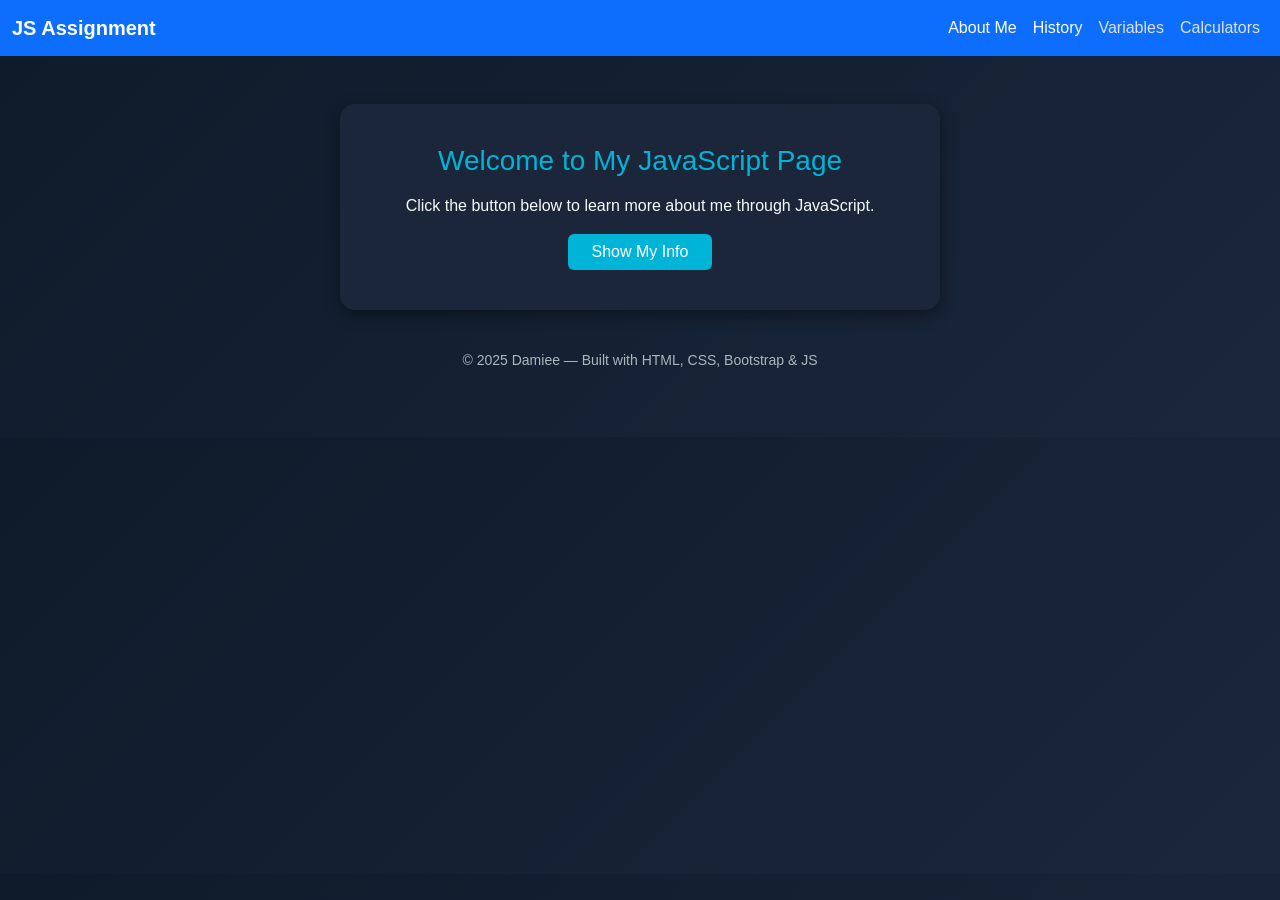
<file: index.html>
<!doctype html>
<html lang="en">

<head>
    <meta charset="utf-8">
    <meta name="viewport" content="width=device-width, initial-scale=1">
    <title>JavaScript About Me</title>
    <link href="https://cdn.jsdelivr.net/npm/bootstrap@5.3.8/dist/css/bootstrap.min.css" rel="stylesheet">
    <link rel="stylesheet" href="styles.css">
</head>

<body>
    <nav class="navbar navbar-expand-lg navbar-dark">
        <div class="container-fluid">
            <a class="navbar-brand" href="#">JS Assignment</a>
            <button class="navbar-toggler" type="button" data-bs-toggle="collapse" data-bs-target="#navbarNav">
                <span class="navbar-toggler-icon"></span>
            </button>

            <div class="collapse navbar-collapse" id="navbarNav">
                <ul class="navbar-nav ms-auto">
                    <li class="nav-item"><a class="nav-link active" href="index.html">About Me</a></li>
                    <li class="nav-item"><a class="nav-link active" href="history.html">History</a></li>
                    <li class="nav-item"><a class="nav-link" href="variables.html">Variables</a></li>
                    <li class="nav-item"><a class="nav-link" href="cals.html">Calculators</a></li>
                </ul>
            </div>
        </div>
    </nav>

    <div class="container mt-5">
        <div class="card mx-auto p-4" style="max-width: 600px;">
            <div class="card-body text-center">
                <h3 class="mb-3">Welcome to My JavaScript Page</h3>
                <p class="text-light">Click the button below to learn more about me through JavaScript.</p>
                <button class="btn btn-primary px-4" onclick="showInfo()">Show My Info</button>
            </div>
        </div>
    </div>

    <footer>
        <p>© 2025 Damiee — Built with HTML, CSS, Bootstrap & JS</p>
    </footer>

    <script>
        function showInfo() {
            let userName = prompt("Hey there! What's your name?");
            console.log("Welcome, " + userName + "!");

            let my = {
                name: "Damiee",
                location: "Ibadan, Nigeria",
                hobbies: ["coding", "listening to music", "gaming"],
                height: "5.8ft",
                gender: "male",
                maritalStatus: "single",
                religion: "Christian",
            };

            alert(`Hey ${userName}!
My name is ${my.name}. I live in ${my.location}.
I'm a ${my.gender}, ${my.height} tall, and currently ${my.maritalStatus}.
My hobbies are ${my.hobbies.join(", ")}.
I’m a ${my.religion}.`);
        }
    </script>


    <script src="https://cdn.jsdelivr.net/npm/bootstrap@5.3.8/dist/js/bootstrap.bundle.min.js"></script>
</body>

</html>
</file>
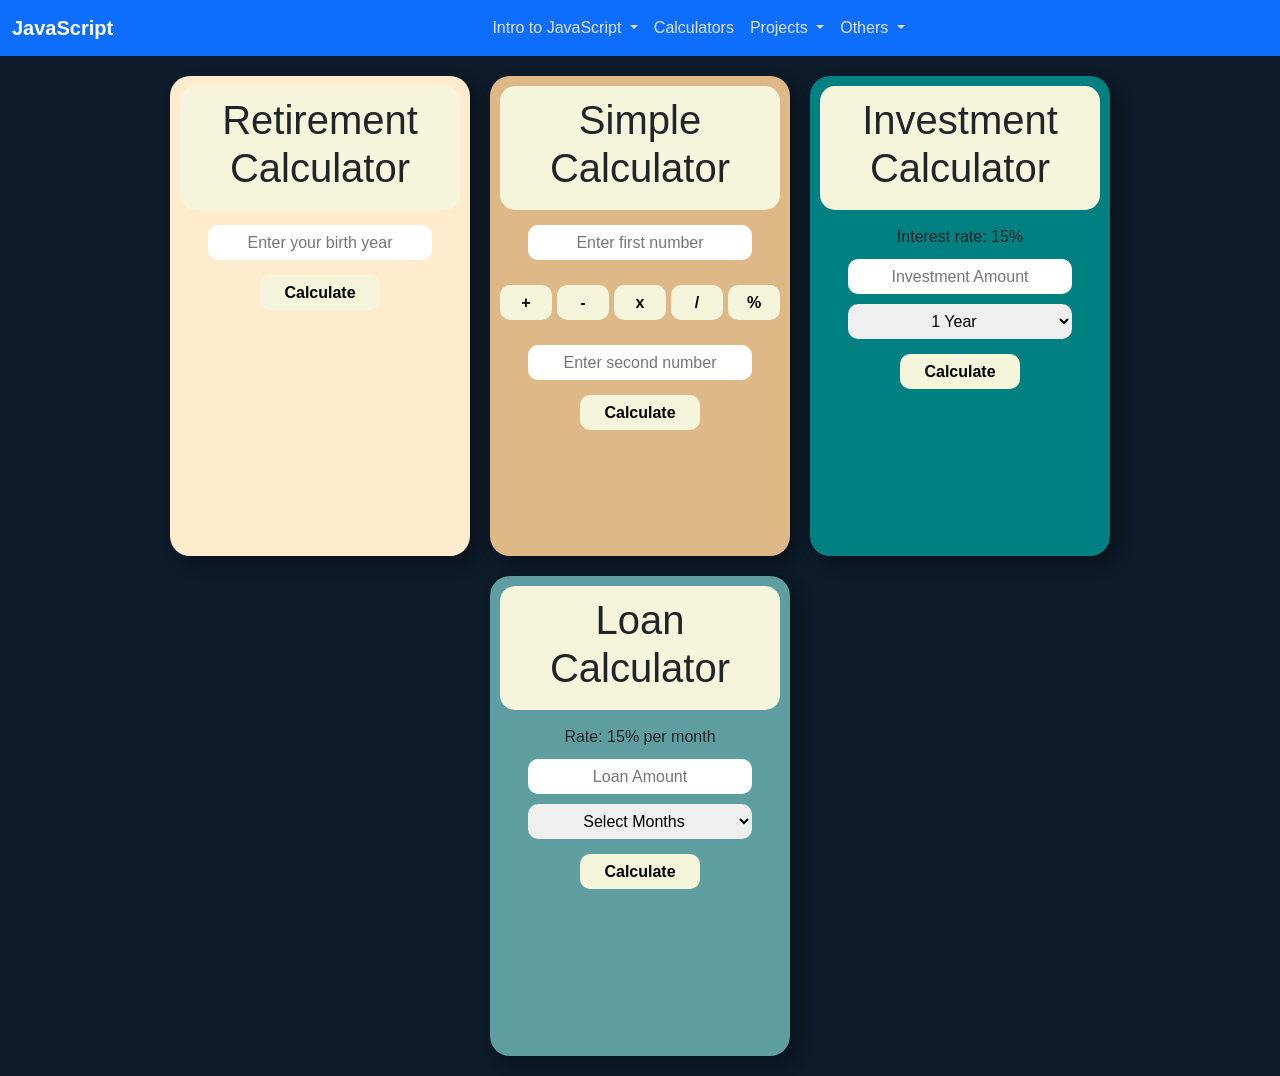
<file: cals.html>
<!DOCTYPE html>
<html lang="en">

<head>
    <meta charset="UTF-8">
    <meta name="viewport" content="width=device-width, initial-scale=1.0">
    <link href="https://cdn.jsdelivr.net/npm/bootstrap@5.3.8/dist/css/bootstrap.min.css" rel="stylesheet">

    <title>Calculators</title>
    <style>
        body {
            margin: 0;
            padding: 0;
            background-color: #0d1b2a;
            font-family: Arial, sans-serif;
        }

        .container {
            display: flex;
            justify-content: center;
            align-items: flex-start;
            flex-wrap: wrap;
            padding: 20px;
            gap: 20px;
        }

        .navbar {
            background-color: #0d6efd !important;
        }

        .navbar-brand {
            font-weight: bold;
            color: white !important;
        }

        .nav-link {
            color: #e0e0e0 !important;
            transition: all 0.3s;
        }

        .nav-link:hover {
            color: #00ffff !important;
            transform: scale(1.05);
        }


        .container .box-1,
        .container .box-2,
        .container .box-3,
        .container .box-4 {
            width: 300px;
            min-height: 480px;
            border-radius: 20px;
            box-shadow: 8px 8px 15px rgba(0, 0, 0, 0.3);
            padding: 10px;
        }

        .box-1 {
            background-color: blanchedalmond;
        }

        .box-2 {
            background-color: burlywood;
        }

        .box-3 {
            background-color: teal;
        }

        .box-4 {
            background-color: cadetblue;
        }

        .title {
            background-color: beige;
            text-align: center;
            padding: 10px;
            border-radius: 15px;
            margin-bottom: 15px;
        }

        input,
        select {
            display: block;
            width: 80%;
            margin: 10px auto;
            height: 35px;
            border-radius: 10px;
            border: none;
            text-align: center;
        }

        button {
            display: block;
            margin: 15px auto;
            background-color: beige;
            color: black;
            height: 35px;
            width: 120px;
            border-radius: 10px;
            border: none;
            font-weight: bold;
            cursor: pointer;
        }

        .bg_p {
            border-radius: 10px;
            width: 80%;
            height: auto;
            margin: auto;
            padding: 10px;
            text-align: center;
            color: white;
        }

        p {
            margin: 0;
        }

        .ops {
            display: flex;
            gap: 5px;
        }
    </style>
</head>

<body>

      <nav class="navbar navbar-expand-lg navbar-dark">
        <div class="container-fluid">

            <a class="navbar-brand" href="index.html">JavaScript</a>

            <button class="navbar-toggler" type="button" data-bs-toggle="offcanvas" data-bs-target="#offcanvasNavbar">
                <span class="navbar-toggler-icon"></span>
            </button>

            <div class="offcanvas offcanvas-end text-bg-dark" id="offcanvasNavbar" tabindex="-1">
                <div class="offcanvas-header">
                    <h5 class="offcanvas-title">JavaScript Menu</h5>
                    <button type="button" class="btn-close btn-close-white" data-bs-dismiss="offcanvas"></button>
                </div>

                <div class="offcanvas-body">
                    <ul class="navbar-nav mx-auto">

                        <li class="nav-item dropdown">
                            <a class="nav-link dropdown-toggle" href="#" data-bs-toggle="dropdown">
                                Intro to JavaScript
                            </a>
                            <ul class="dropdown-menu dropdown-menu-dark">
                                <li><a class="dropdown-item" href="index.html">About Me</a></li>
                                <li><a class="dropdown-item" href="history.html">History</a></li>
                                <li><a class="dropdown-item" href="variables.html">Variables</a></li>
                            </ul>
                        </li>

                        <li class="nav-item">
                            <a class="nav-link" href="cals.html">Calculators</a>
                        </li>

                        <li class="nav-item dropdown">
                            <a class="nav-link dropdown-toggle" href="#" data-bs-toggle="dropdown">
                                Projects
                            </a>
                            <ul class="dropdown-menu dropdown-menu-dark">
                                <li><a class="dropdown-item" href="uberA.html">Uber App</a></li>
                                <li><a class="dropdown-item" href="hotelB.html">Hotel App</a></li>
                                <li><a class="dropdown-item" href="todo.html">Todo App</a></li>
                            </ul>
                        </li>

                        <li class="nav-item dropdown">
                            <a class="nav-link dropdown-toggle" href="#" data-bs-toggle="dropdown">
                                Others
                            </a>
                            <ul class="dropdown-menu dropdown-menu-dark">
                                <li><a class="dropdown-item" href="formVal.html">Form Validation</a></li>
                                <li><a class="dropdown-item" href="gmng.html">Guess My Number Game</a></li>
                                <li><a class="dropdown-item" href="gubtod.html">Greet User By Time of Day</a></li>
                            </ul>
                        </li>

                    </ul>
                </div>
            </div>

        </div>
    </nav>


    <div class="container">
        <div class="box-1">
            <div class="title">
                <h1>Retirement Calculator</h1>
            </div>
            <input id="birthYearInput" placeholder="Enter your birth year">
            <button onclick="calculateRetirement()">Calculate</button>
            <div class="bg_p">
                <p id="retirementResult"></p>
            </div>
        </div>

        <div class="box-2">
            <div class="title">
                <h1>Simple Calculator</h1>
            </div>
            <input id="num1" placeholder="Enter first number">
            <div class="ops">
                <button class="operator-btn">+</button>
                <button class="operator-btn">-</button>
                <button class="operator-btn">x</button>
                <button class="operator-btn">/</button>
                <button class="operator-btn">%</button>
            </div>
            <input id="num2" placeholder="Enter second number">
            <button onclick="calculate()">Calculate</button>
            <div class="bg_p">
                <p id="result"></p>
            </div>
        </div>


        <div class="box-3">
            <div class="title">
                <h1>Investment Calculator</h1>
            </div>
            <p style="text-align:center;">Interest rate: 15%</p>
            <input type="" id="investAmount" placeholder="Investment Amount">
            <select id="investYears">
                <option value="1">1 Year</option>
                <option value="2">2 Years</option>
                <option value="3">3 Years</option>
                <option value="4">4 Years</option>
                <option value="5">5 Years</option>
                <option value="6">6 Years</option>
                <option value="7">7 Years</option>
                <option value="8">8 Years</option>
                <option value="9">9 Years</option>
                <option value="10">10 Years</option>
            </select>
            <button onclick="calculateInvestment()">Calculate</button>
            <div class="bg_p">
                <p id="investResult"></p>
            </div>
        </div>

        <div class="box-4">
            <div class="title">
                <h1>Loan Calculator</h1>
            </div>
            <p style="text-align:center;">Rate: 15% per month</p>
            <input type="" id="loanAmount" placeholder="Loan Amount">
            <select id="loanMonths">
                <option value="">Select Months</option>
                <option value="1">1 month</option>
                <option value="2">2 months</option>
                <option value="3">3 months</option>
                <option value="4">4 months</option>
                <option value="5">5 months</option>
                <option value="6">6 months</option>
                <option value="7">7 months</option>
                <option value="8">8 months</option>
                <option value="9">9 months</option>
                <option value="10">10 months</option>
                <option value="11">11 months</option>
                <option value="12">12 months</option>
            </select>
            <button onclick="calculateLoan()">Calculate</button>
            <div class="bg_p">
                <p id="loanResult"></p>
            </div>
        </div>
    </div>

    <script src="https://cdn.jsdelivr.net/npm/bootstrap@5.3.8/dist/js/bootstrap.bundle.min.js"></script>

    <script>
        function calculateRetirement() {
            const retirementAge = 65;
            const birthYear = Number(document.getElementById("birthYearInput").value);
            const result = document.getElementById("retirementResult");
            const currentYear = new Date().getFullYear();

            if (!birthYear || birthYear <= 0 || birthYear > currentYear) {
                result.textContent = "Please enter a valid birth year.";
                result.style.color = "red";
                return;
            }

            const age = currentYear - birthYear;

            if (age > retirementAge) {
                const yearsPastRetirement = age - retirementAge;
                result.textContent = "You should have retired " + yearsPastRetirement + " year(s) ago.";
                result.style.color = "orange";
            } else if (age === retirementAge) {
                result.textContent = "You will retire this year!";
                result.style.color = "green";
            } else {
                const yearsLeftToRetirement = retirementAge - age;
                result.textContent = "You have " + yearsLeftToRetirement + " year(s) left before retirement.";
                result.style.color = "blue";
            }
        }


        let selectedOperator = "";

        let operators = document.querySelectorAll(".operator-btn");

        for (let i = 0; i < operators.length; i++) {
            operators[i].addEventListener("click", function () {
                selectedOperator = this.innerText;
            });
        }

        function calculate() {
            let num1 = Number(document.getElementById("num1").value);
            let num2 = Number(document.getElementById("num2").value);
            let result;

            if (selectedOperator === "+") {
                result = num1 + num2;
            }
            else if (selectedOperator === "-") {
                result = num1 - num2;
            }
            else if (selectedOperator === "x") {
                result = num1 * num2;
            }
            else if (selectedOperator === "/") {
                result = num2 !== 0 ? num1 / num2 : "Cannot divide by zero";
            }
            else if (selectedOperator === "%") {
                result = num1 % num2;
            }
            else {
                result = "Please select an operator";
            }

            document.getElementById("result").innerText = result;
        }


        function calculateInvestment() {
            let amount = Number(document.getElementById("investAmount").value);
            let years = Number(document.getElementById("investYears").value);
            let rate = 0.15;

            if (amount <= 0) {
                document.getElementById("investResult").innerText = "Enter a valid amount";
                return;
            }

            let finalAmount = amount;

            for (let i = 1; i <= years; i++) {
                finalAmount += finalAmount * rate;
            }

            let profit = finalAmount - amount;
            let totalMonths = years * 12;
            let monthlyReturn = finalAmount / totalMonths;

            document.getElementById("investResult").innerHTML =
                `You are investing ₦${amount.toFixed(2)} for ${years} year(s) (${totalMonths} months).<br>
        Total Return: ₦${finalAmount.toFixed(2)}<br>
        Profit: ₦${profit.toFixed(2)}<br>
        Monthly Return: ₦${monthlyReturn.toFixed(2)}`;
        }


        function calculateLoan() {
            const amount = Number(document.getElementById("loanAmount").value);
            const months = Number(document.getElementById("loanMonths").value);
            const monthlyRate = 0.15; 

            if (isNaN(amount) || amount <= 0) {
                document.getElementById("loanResult").textContent = "Enter a valid loan amount";
                return;
            }

            if (isNaN(months) || months <= 0) {
                document.getElementById("loanResult").textContent = "Select a valid number of months";
                return;
            }

            const monthlyInterest = amount * monthlyRate;
            const totalRepayment = amount + (monthlyInterest * months);
            const monthlyRepayment = totalRepayment / months;

            document.getElementById("loanResult").innerHTML =
                `You are borrowing ₦${amount.toLocaleString()} for ${months} month(s).<br>
         Total Repayment: ₦${totalRepayment.toLocaleString(undefined, { maximumFractionDigits: 2 })}<br>
         Monthly Repayment: ₦${monthlyRepayment.toLocaleString(undefined, { maximumFractionDigits: 2 })}`;
        }
    </script>
</body>

</html>
</file>
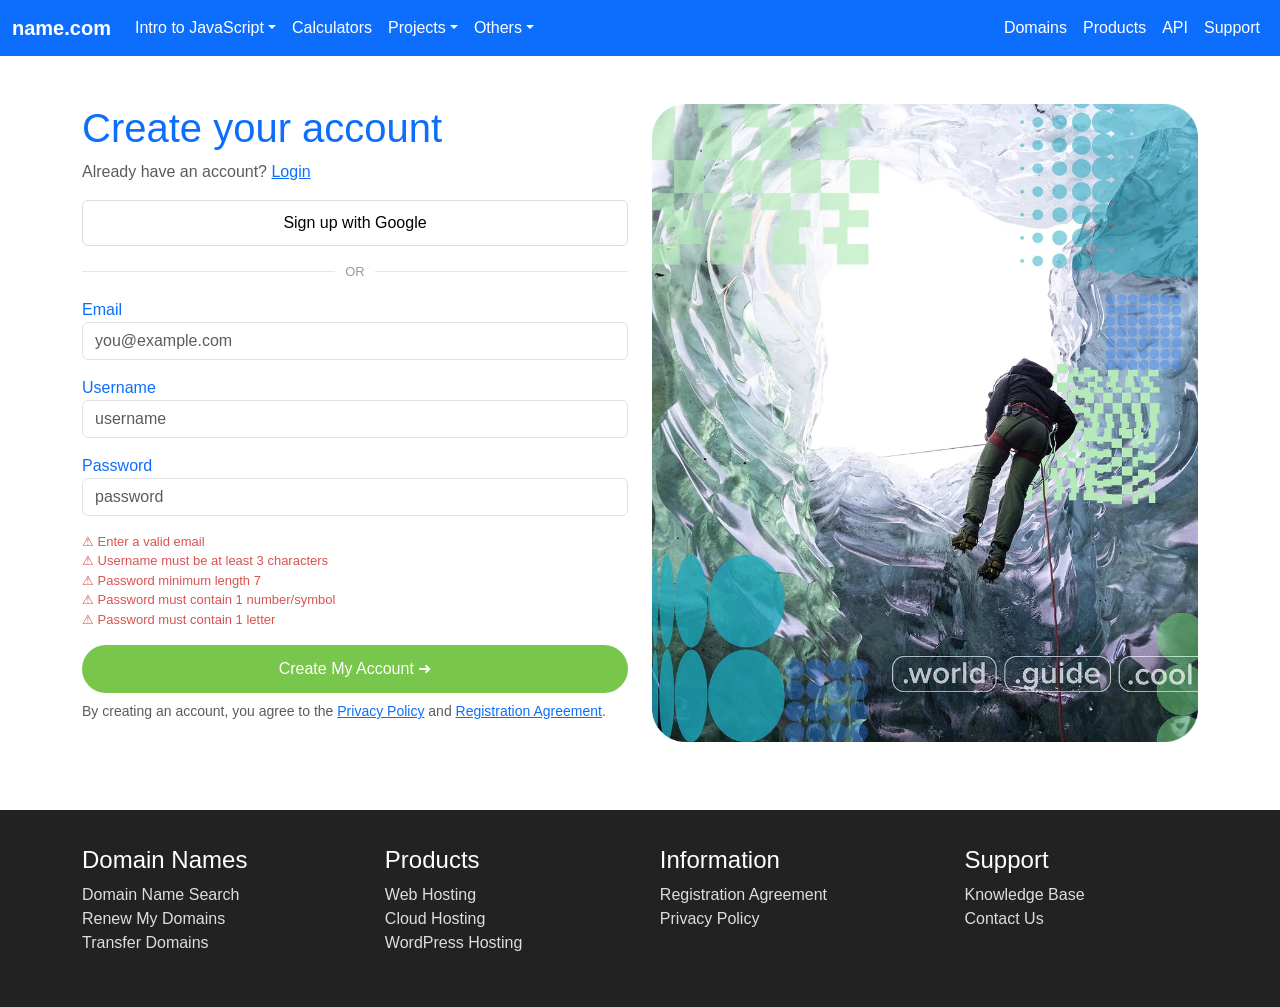
<file: formVal.html>
<!doctype html>
<html lang="en">

<head>
    <meta charset="utf-8">
    <meta name="viewport" content="width=device-width,initial-scale=1">
    <title>name.com</title>
    <link href="https://cdn.jsdelivr.net/npm/bootstrap@5.3.2/dist/css/bootstrap.min.css" rel="stylesheet">
    <style>
        body {
            font-family: Arial, Helvetica, sans-serif;
            color: #0d6efd;
        }

        .navbar .logo {
            font-weight: 700;
            font-size: 20px;
        }

        .google-btn {
            display: inline-flex;
            align-items: center;
            border: 1px solid #ddd;
            padding: 10px 14px;
            border-radius: 6px;
            background: #fff;
            cursor: pointer;
            width: 100%;
            justify-content: center;
        }

        .divider {
            display: flex;
            align-items: center;
            margin: 16px 0;
        }

        .divider div {
            flex: 1;
            height: 1px;
            background: #e6e6e6;
        }

        .divider span {
            padding: 0 10px;
            color: #999;
            font-size: 13px;
        }

        .help span {
            display: block;
            font-size: 13px;
            color: #d9534f;
        }

        .create {
            background: #78c64b;
            border: none;
            color: #fff;
            border-radius: 24px;
            padding: 12px 18px;
            width: 100%;
            cursor: pointer;
        }

        aside img {
            width: 100%;
            border-radius: 16px;
        }

        footer {
            background: #222;
            color: #ddd;
            padding: 36px 20px;
        }

        footer a {
            color: #ddd;
        }
    </style>
</head>

<body>
    <nav class="navbar navbar-expand-lg" style="background-color: #0d6efd;">
        <div class="container-fluid">
            <a class="navbar-brand logo" href="index.html" style="color: white;">name.com</a>
            <button class="navbar-toggler" type="button" data-bs-toggle="collapse" data-bs-target="#navbarContent">
                <span class="navbar-toggler-icon"></span>
            </button>
            <div class="collapse navbar-collapse" id="navbarContent">
                <ul class="navbar-nav me-auto mb-2 mb-lg-0">
                    <li class="nav-item dropdown">
                        <a class="nav-link dropdown-toggle" href="#" data-bs-toggle="dropdown" style="color: white;">Intro to JavaScript</a>
                        <ul class="dropdown-menu dropdown-menu-dark">
                            <li><a class="dropdown-item" href="index.html">About Me</a></li>
                            <li><a class="dropdown-item" href="history.html">History</a></li>
                            <li><a class="dropdown-item" href="variables.html">Variables</a></li>
                        </ul>
                    </li>
                    <li class="nav-item">
                        <a class="nav-link" href="cals.html" style="color: white;">Calculators</a>
                    </li>
                    <li class="nav-item dropdown">
                        <a class="nav-link dropdown-toggle" href="#" data-bs-toggle="dropdown" style="color: white;">Projects</a>
                        <ul class="dropdown-menu dropdown-menu-dark">
                            <li><a class="dropdown-item" href="uberA.html">Uber App</a></li>
                            <li><a class="dropdown-item" href="hotelB.html">Hotel App</a></li>
                            <li><a class="dropdown-item" href="todo.html">Todo App</a></li>
                        </ul>
                    </li>
                    <li class="nav-item dropdown">
                        <a class="nav-link dropdown-toggle" href="#" data-bs-toggle="dropdown" style="color: white;">Others</a>
                        <ul class="dropdown-menu dropdown-menu-dark">
                            <li><a class="dropdown-item" href="formVal.html">Form Validation</a></li>
                            <li><a class="dropdown-item" href="gmng.html">Guess My Number Game</a></li>
                            <li><a class="dropdown-item" href="gubtod.html">Greet User By Time of Day</a></li>
                        </ul>
                    </li>
                </ul>
                <ul class="navbar-nav ms-auto mb-2 mb-lg-0">
                    <li class="nav-item"><a class="nav-link" href="#" style="color: white;">Domains</a></li>
                    <li class="nav-item"><a class="nav-link" href="#" style="color: white;">Products</a></li>
                    <li class="nav-item"><a class="nav-link" href="#" style="color: white;">API</a></li>
                    <li class="nav-item"><a class="nav-link" href="#" style="color: white;">Support</a></li>
                </ul>
            </div>
        </div>
    </nav>

    <main class="container my-5">
        <div class="row">
            <section class="col-lg-6 mb-4">
                <h1 >Create your account</h1>
                <p class="text-muted">Already have an account? <a href="#">Login</a></p>
                <div class="mb-3">
                    <button class="google-btn">Sign up with Google</button>
                    <div class="divider">
                        <div></div><span>OR</span>
                        <div></div>
                    </div>
                </div>
                <div class="mb-3">
                    <label>Email</label>
                    <input id="email" type="email" class="form-control" placeholder="you@example.com">
                </div>
                <div class="mb-3">
                    <label>Username</label>
                    <input id="username" type="text" class="form-control" placeholder="username">
                </div>
                <div class="mb-3">
                    <label>Password</label>
                    <input id="password" type="password" class="form-control" placeholder="password">
                </div>
                <div class="help mb-3">
                    <span id="ruleEmail">⚠ Enter a valid email</span>
                    <span id="ruleUsername">⚠ Username must be at least 3 characters</span>
                    <span id="ruleLength">⚠ Password minimum length 7</span>
                    <span id="ruleNumber">⚠ Password must contain 1 number/symbol</span>
                    <span id="ruleLetter">⚠ Password must contain 1 letter</span>
                </div>
                <button class="create mb-2">Create My Account ➜</button>
                <p class="small text-muted">By creating an account, you agree to the <a href="#">Privacy Policy</a> and
                    <a href="#">Registration Agreement</a>.
                </p>
            </section>
            <aside class="col-lg-6">
                <img src="assets/im.png" alt="hero image">
            </aside>
        </div>
    </main>

    <footer>
        <div class="container d-flex flex-wrap gap-4">
            <div class="flex-fill">
                <h4 class="text-white">Domain Names</h4>
                <ul class="list-unstyled">
                    <li>Domain Name Search</li>
                    <li>Renew My Domains</li>
                    <li>Transfer Domains</li>
                </ul>
            </div>
            <div class="flex-fill">
                <h4 class="text-white">Products</h4>
                <ul class="list-unstyled">
                    <li>Web Hosting</li>
                    <li>Cloud Hosting</li>
                    <li>WordPress Hosting</li>
                </ul>
            </div>
            <div class="flex-fill">
                <h4 class="text-white">Information</h4>
                <ul class="list-unstyled">
                    <li>Registration Agreement</li>
                    <li>Privacy Policy</li>
                </ul>
            </div>
            <div class="flex-fill">
                <h4 class="text-white">Support</h4>
                <ul class="list-unstyled">
                    <li>Knowledge Base</li>
                    <li>Contact Us</li>
                </ul>
            </div>
        </div>
    </footer>

    <script>
        let emailInput = document.getElementById("email");
        let usernameInput = document.getElementById("username");
        let passwordInput = document.getElementById("password");
        let ruleEmail = document.getElementById("ruleEmail");
        let ruleUsername = document.getElementById("ruleUsername");
        let ruleLength = document.getElementById("ruleLength");
        let ruleNumber = document.getElementById("ruleNumber");
        let ruleLetter = document.getElementById("ruleLetter");

        function validate() {
            ruleEmail.style.color = emailInput.value.includes("@") ? "green" : "red";
            ruleUsername.style.color = usernameInput.value.length >= 3 ? "green" : "red";
            ruleLength.style.color = passwordInput.value.length >= 7 ? "green" : "red";
            ruleNumber.style.color = /[^a-zA-Z]/.test(passwordInput.value) ? "green" : "red";
            ruleLetter.style.color = /[a-zA-Z]/.test(passwordInput.value) ? "green" : "red";
        }

        emailInput.addEventListener("input", validate);
        usernameInput.addEventListener("input", validate);
        passwordInput.addEventListener("input", validate);
    </script>
    <script src="https://cdn.jsdelivr.net/npm/bootstrap@5.3.2/dist/js/bootstrap.bundle.min.js"></script>
</body>

</html>
</file>
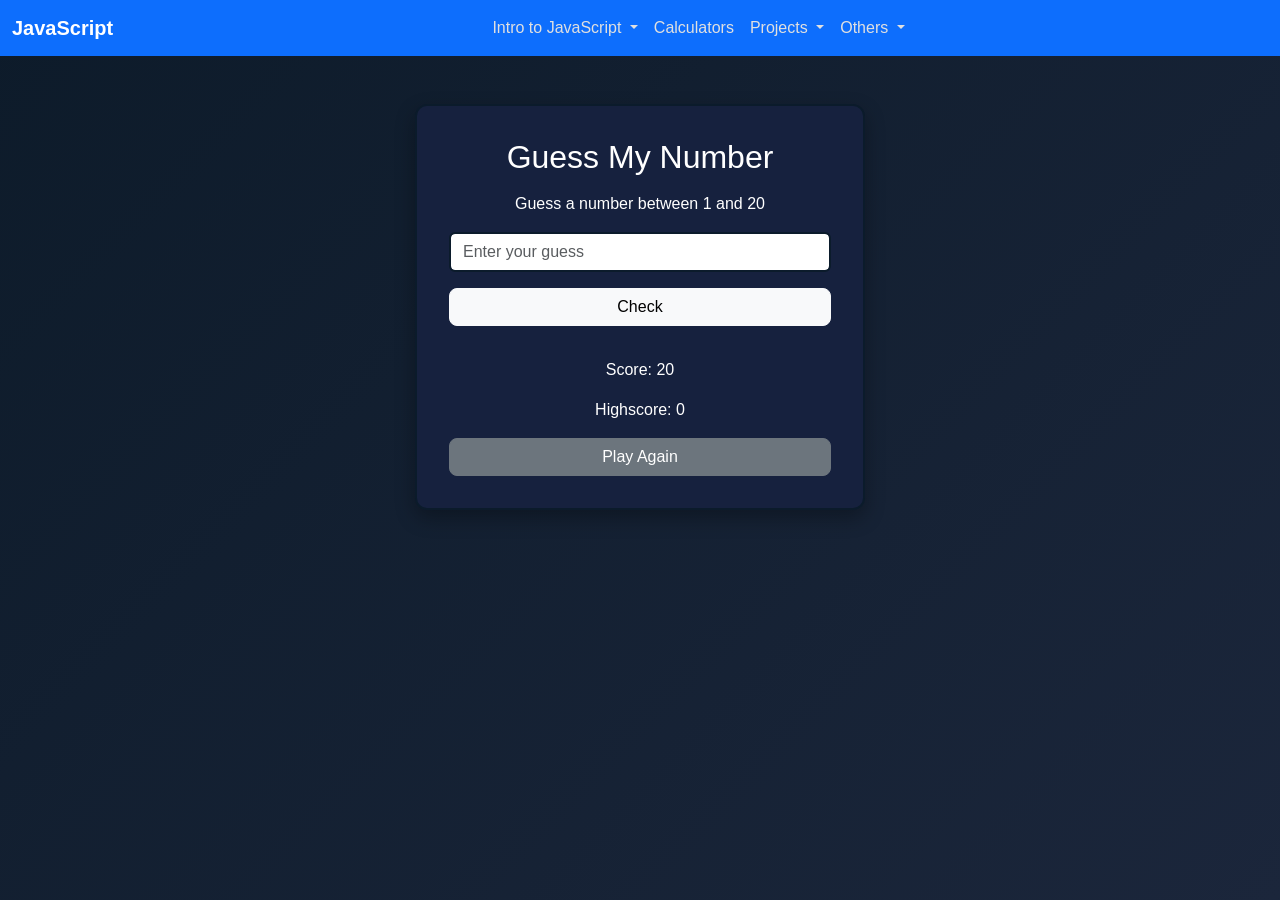
<file: gmng.html>
<!DOCTYPE html>
<html lang="en">

<head>
    <meta charset="UTF-8">
    <meta name="viewport" content="width=device-width, initial-scale=1.0">
    <title>Guess My Number</title>
    <link href="https://cdn.jsdelivr.net/npm/bootstrap@5.3.8/dist/css/bootstrap.min.css" rel="stylesheet">
    <link rel="stylesheet" href="styles.css">
    <style>
        body {
            background-color: #1b263b;
            min-height: 100vh;
        }

        .game-card {
            background-color: #16213e;
            color: white;
            border-radius: 12px;
            border: 2px solid #0b1b2b;
            padding: 2rem;
            max-width: 450px;
            margin: 3rem auto;
            box-shadow: 0 8px 20px rgba(0, 0, 0, 0.3);
        }

        .game-card input {
            border: 2px solid #0b1b2b;
            color: black;
        }

        .game-card button {
            border-radius: 8px;
        }

        #message {
            font-weight: bold;
            margin-top: 1rem;
        }
    </style>
</head>

<body>
     <nav class="navbar navbar-expand-lg navbar-dark">
        <div class="container-fluid">

            <a class="navbar-brand" href="index.html">JavaScript</a>

            <button class="navbar-toggler" type="button" data-bs-toggle="offcanvas" data-bs-target="#offcanvasNavbar">
                <span class="navbar-toggler-icon"></span>
            </button>

            <div class="offcanvas offcanvas-end text-bg-dark" id="offcanvasNavbar" tabindex="-1">
                <div class="offcanvas-header">
                    <h5 class="offcanvas-title">JavaScript Menu</h5>
                    <button type="button" class="btn-close btn-close-white" data-bs-dismiss="offcanvas"></button>
                </div>

                <div class="offcanvas-body">
                    <ul class="navbar-nav mx-auto">

                        <li class="nav-item dropdown">
                            <a class="nav-link dropdown-toggle" href="#" data-bs-toggle="dropdown">
                                Intro to JavaScript
                            </a>
                            <ul class="dropdown-menu dropdown-menu-dark">
                                <li><a class="dropdown-item" href="index.html">About Me</a></li>
                                <li><a class="dropdown-item" href="history.html">History</a></li>
                                <li><a class="dropdown-item" href="variables.html">Variables</a></li>
                            </ul>
                        </li>

                        <li class="nav-item">
                            <a class="nav-link" href="cals.html">Calculators</a>
                        </li>

                        <li class="nav-item dropdown">
                            <a class="nav-link dropdown-toggle" href="#" data-bs-toggle="dropdown">
                                Projects
                            </a>
                            <ul class="dropdown-menu dropdown-menu-dark">
                                <li><a class="dropdown-item" href="uberA.html">Uber App</a></li>
                                <li><a class="dropdown-item" href="hotelB.html">Hotel App</a></li>
                                <li><a class="dropdown-item" href="todo.html">Todo App</a></li>
                            </ul>
                        </li>

                        <li class="nav-item dropdown">
                            <a class="nav-link dropdown-toggle" href="#" data-bs-toggle="dropdown">
                                Others
                            </a>
                            <ul class="dropdown-menu dropdown-menu-dark">
                                <li><a class="dropdown-item" href="formVal.html">Form Validation</a></li>
                                <li><a class="dropdown-item" href="gmng.html">Guess My Number Game</a></li>
                                <li><a class="dropdown-item" href="gubtod.html">Greet User By Time of Day</a></li>
                            </ul>
                        </li>

                    </ul>
                </div>
            </div>

        </div>
    </nav>

    <div class="game-card text-center">
        <h2 class="mb-3">Guess My Number</h2>
        <p>Guess a number between 1 and 20</p>

        <input id="guessInput" class="form-control mb-3" placeholder="Enter your guess">

        <button class="btn btn-light w-100 mb-3" onclick="checkGuess()">Check</button>

        <p id="message"></p>

        <p>Score: <span id="score">20</span></p>
        <p>Highscore: <span id="highscore">0</span></p>

        <button class="btn btn-secondary w-100" onclick="resetGame()">Play Again</button>
    </div>

    <script src="https://cdn.jsdelivr.net/npm/bootstrap@5.3.8/dist/js/bootstrap.bundle.min.js"></script>

    <script>
        let secretNumber = Math.floor(Math.random() * 20) + 1;
        let score = 20;
        let highscore = 0;

        function checkGuess() {
            const guess = Number(document.getElementById("guessInput").value);
            const message = document.getElementById("message");

            if (!guess) {
                message.textContent = "Enter a number!";
                message.style.color = "red";
            } else if (guess === secretNumber) {
                message.textContent = "Correct Number!";
                message.style.color = "green";

                if (score > highscore) {
                    highscore = score;
                    document.getElementById("highscore").textContent = highscore;
                }
            } else {
                if (score > 1) {
                    message.textContent = guess > secretNumber ? "Too high!" : "Too low!";
                    message.style.color = "red";
                    score--;
                    document.getElementById("score").textContent = score;
                } else {
                    message.textContent = "Game over!";
                    message.style.color = "red";
                    document.getElementById("score").textContent = 0;
                }
            }
        }

        function resetGame() {
            score = 20;
            secretNumber = Math.floor(Math.random() * 20) + 1;
            document.getElementById("score").textContent = score;
            document.getElementById("message").textContent = "";
            document.getElementById("guessInput").value = "";
        }
    </script>
</body>

</html>
</file>
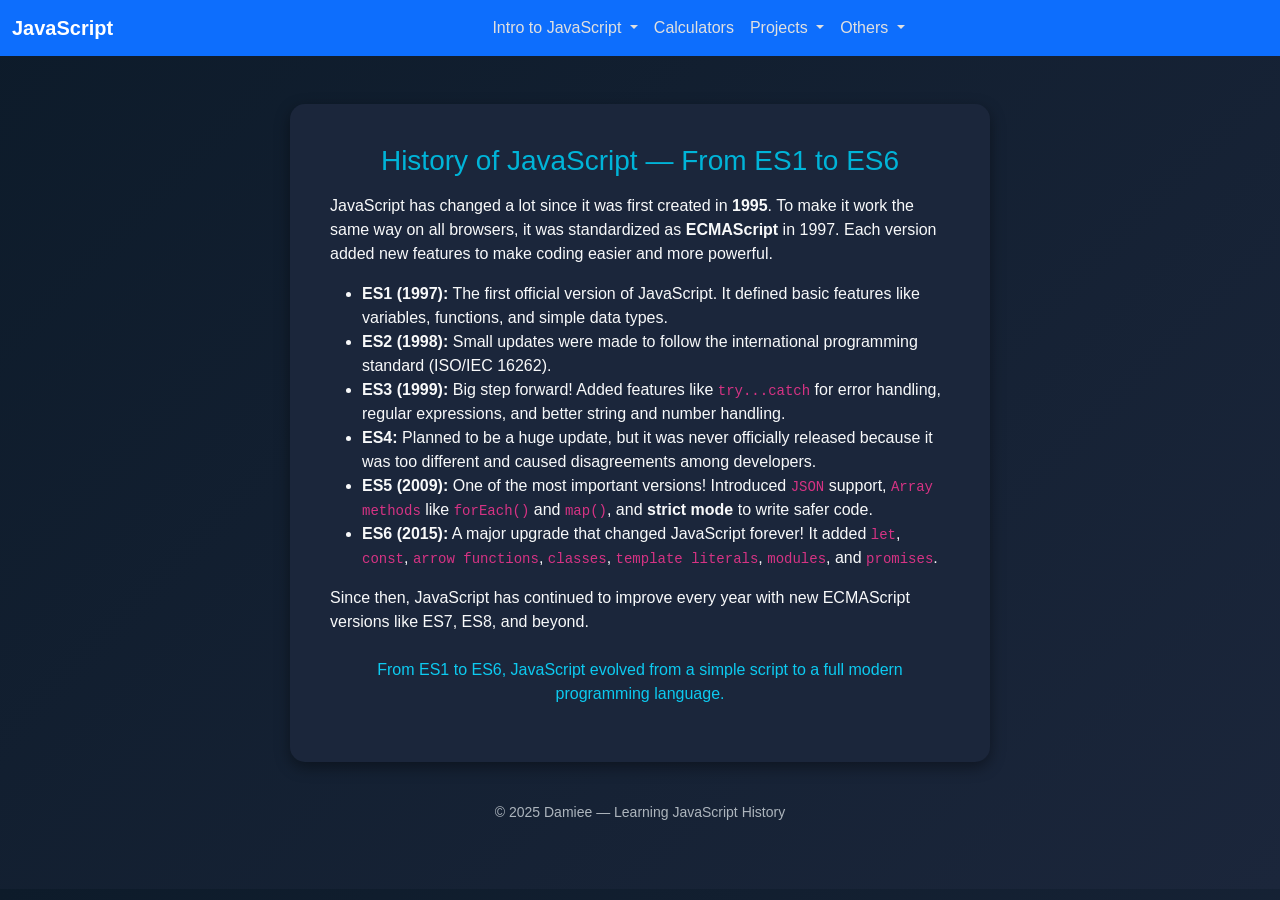
<file: history.html>
<!doctype html>
<html lang="en">

<head>
    <meta charset="utf-8">
    <meta name="viewport" content="width=device-width, initial-scale=1">
    <title>JavaScript History</title>
    <link href="https://cdn.jsdelivr.net/npm/bootstrap@5.3.8/dist/css/bootstrap.min.css" rel="stylesheet">
    <link rel="stylesheet" href="styles.css">

</head>

<body>
      <nav class="navbar navbar-expand-lg navbar-dark">
        <div class="container-fluid">

            <a class="navbar-brand" href="index.html">JavaScript</a>

            <button class="navbar-toggler" type="button" data-bs-toggle="offcanvas" data-bs-target="#offcanvasNavbar">
                <span class="navbar-toggler-icon"></span>
            </button>

            <div class="offcanvas offcanvas-end text-bg-dark" id="offcanvasNavbar" tabindex="-1">
                <div class="offcanvas-header">
                    <h5 class="offcanvas-title">JavaScript Menu</h5>
                    <button type="button" class="btn-close btn-close-white" data-bs-dismiss="offcanvas"></button>
                </div>

                <div class="offcanvas-body">
                    <ul class="navbar-nav mx-auto">

                        <li class="nav-item dropdown">
                            <a class="nav-link dropdown-toggle" href="#" data-bs-toggle="dropdown">
                                Intro to JavaScript
                            </a>
                            <ul class="dropdown-menu dropdown-menu-dark">
                                <li><a class="dropdown-item" href="index.html">About Me</a></li>
                                <li><a class="dropdown-item" href="history.html">History</a></li>
                                <li><a class="dropdown-item" href="variables.html">Variables</a></li>
                            </ul>
                        </li>

                        <li class="nav-item">
                            <a class="nav-link" href="cals.html">Calculators</a>
                        </li>

                        <li class="nav-item dropdown">
                            <a class="nav-link dropdown-toggle" href="#" data-bs-toggle="dropdown">
                                Projects
                            </a>
                            <ul class="dropdown-menu dropdown-menu-dark">
                                <li><a class="dropdown-item" href="uberA.html">Uber App</a></li>
                                <li><a class="dropdown-item" href="hotelB.html">Hotel App</a></li>
                                <li><a class="dropdown-item" href="todo.html">Todo App</a></li>
                            </ul>
                        </li>

                        <li class="nav-item dropdown">
                            <a class="nav-link dropdown-toggle" href="#" data-bs-toggle="dropdown">
                                Others
                            </a>
                            <ul class="dropdown-menu dropdown-menu-dark">
                                <li><a class="dropdown-item" href="formVal.html">Form Validation</a></li>
                                <li><a class="dropdown-item" href="gmng.html">Guess My Number Game</a></li>
                                <li><a class="dropdown-item" href="gubtod.html">Greet User By Time of Day</a></li>
                            </ul>
                        </li>

                    </ul>
                </div>
            </div>

        </div>
    </nav>


    <div class="container mt-5">
        <div class="card mx-auto p-4" style="max-width: 700px;">
            <div class="card-body">
                <h3 class="text-center mb-3">History of JavaScript — From ES1 to ES6</h3>

                <p class="text-light">
                    JavaScript has changed a lot since it was first created in <strong>1995</strong>.
                    To make it work the same way on all browsers, it was standardized as <strong>ECMAScript</strong> in
                    1997.
                    Each version added new features to make coding easier and more powerful.
                </p>

                <ul class="text-light">
                    <li><strong>ES1 (1997):</strong> The first official version of JavaScript. It defined basic features
                        like
                        variables, functions, and simple data types.</li>

                    <li><strong>ES2 (1998):</strong> Small updates were made to follow the international programming
                        standard (ISO/IEC 16262).</li>

                    <li><strong>ES3 (1999):</strong> Big step forward! Added features like <code>try...catch</code> for
                        error handling,
                        regular expressions, and better string and number handling.</li>

                    <li><strong>ES4:</strong> Planned to be a huge update, but it was never officially released because
                        it was too different and caused disagreements among developers.</li>

                    <li><strong>ES5 (2009):</strong> One of the most important versions!
                        Introduced <code>JSON</code> support, <code>Array methods</code> like <code>forEach()</code> and
                        <code>map()</code>, and <strong>strict mode</strong> to write safer code.
                    </li>

                    <li><strong>ES6 (2015):</strong> A major upgrade that changed JavaScript forever!
                        It added <code>let</code>, <code>const</code>, <code>arrow functions</code>,
                        <code>classes</code>, <code>template literals</code>, <code>modules</code>, and
                        <code>promises</code>.
                    </li>
                </ul>

                <p class="text-light">
                    Since then, JavaScript has continued to improve every year with new ECMAScript versions like ES7,
                    ES8, and beyond.
                </p>

                <p class="text-center text-info mt-4">
                    From ES1 to ES6, JavaScript evolved from a simple script to a full modern programming language.
                </p>
            </div>
        </div>
    </div>


    <footer>
        <p>© 2025 Damiee — Learning JavaScript History</p>
    </footer>

    <script src="https://cdn.jsdelivr.net/npm/bootstrap@5.3.8/dist/js/bootstrap.bundle.min.js"></script>
</body>

</html>
</file>
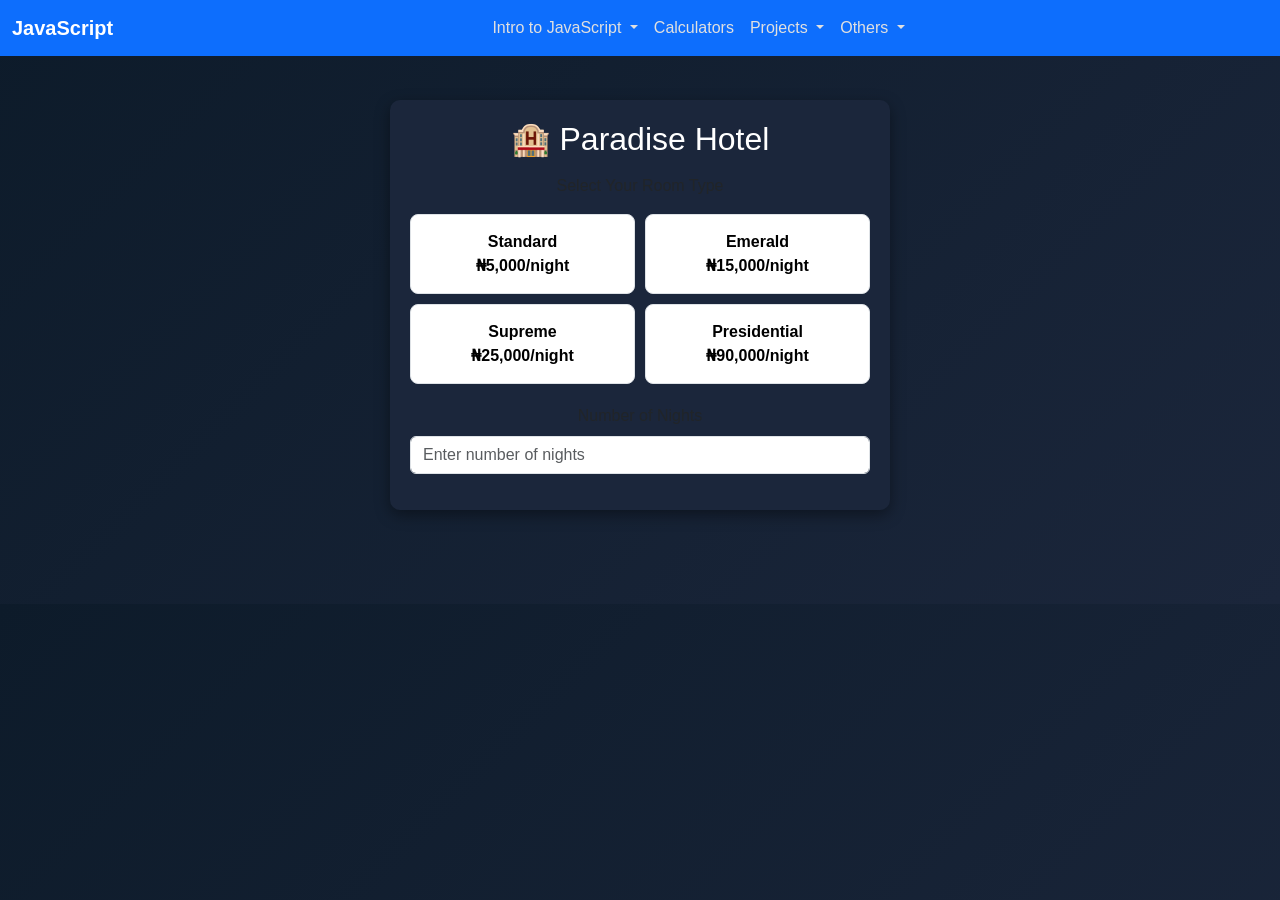
<file: hotelB.html>
<!DOCTYPE html>
<html lang="en">

<head>
    <meta charset="UTF-8">
    <meta name="viewport" content="width=device-width, initial-scale=1.0">
    <title>Paradise Hotel Booking</title>
    <link href="https://cdn.jsdelivr.net/npm/bootstrap@5.3.8/dist/css/bootstrap.min.css" rel="stylesheet">
    <link href="https://cdn.jsdelivr.net/npm/bootstrap@5.3.8/dist/css/bootstrap.min.css" rel="stylesheet">
    <link rel="stylesheet" href="styles.css">

    <style>
        body {
            font-family: 'Poppins', sans-serif;
            background-color: #f8f9fa;
        }

        .card {
            margin: 20px auto;
            max-width: 500px;
            padding: 20px;
            border-radius: 10px;
        }

        .room-grid {
            display: flex;
            flex-wrap: wrap;
            gap: 10px;
            justify-content: center;
            margin-bottom: 20px;
        }

        .room-btn {
            flex: 1 1 45%;
            padding: 15px;
            font-weight: 600;
            border: 1px solid #dee2e6;
            border-radius: 8px;
            cursor: pointer;
            text-align: center;
            background-color: #fff;
        }

        .room-btn:hover {
            background-color: #0d6efd;
            color: #fff;
        }

        .hidden {
            display: none;
        }

        .price {
            font-size: 1.2rem;
            font-weight: 600;
            margin-top: 10px;
        }

        .countdown-card {
            text-align: center;
            padding: 20px;
        }
    </style>
</head>

<body>

       <nav class="navbar navbar-expand-lg navbar-dark">
        <div class="container-fluid">

            <a class="navbar-brand" href="index.html">JavaScript</a>

            <button class="navbar-toggler" type="button" data-bs-toggle="offcanvas" data-bs-target="#offcanvasNavbar">
                <span class="navbar-toggler-icon"></span>
            </button>

            <div class="offcanvas offcanvas-end text-bg-dark" id="offcanvasNavbar" tabindex="-1">
                <div class="offcanvas-header">
                    <h5 class="offcanvas-title">JavaScript Menu</h5>
                    <button type="button" class="btn-close btn-close-white" data-bs-dismiss="offcanvas"></button>
                </div>

                <div class="offcanvas-body">
                    <ul class="navbar-nav mx-auto">

                        <li class="nav-item dropdown">
                            <a class="nav-link dropdown-toggle" href="#" data-bs-toggle="dropdown">
                                Intro to JavaScript
                            </a>
                            <ul class="dropdown-menu dropdown-menu-dark">
                                <li><a class="dropdown-item" href="index.html">About Me</a></li>
                                <li><a class="dropdown-item" href="history.html">History</a></li>
                                <li><a class="dropdown-item" href="variables.html">Variables</a></li>
                            </ul>
                        </li>

                        <li class="nav-item">
                            <a class="nav-link" href="cals.html">Calculators</a>
                        </li>

                        <li class="nav-item dropdown">
                            <a class="nav-link dropdown-toggle" href="#" data-bs-toggle="dropdown">
                                Projects
                            </a>
                            <ul class="dropdown-menu dropdown-menu-dark">
                                <li><a class="dropdown-item" href="uberA.html">Uber App</a></li>
                                <li><a class="dropdown-item" href="hotelB.html">Hotel App</a></li>
                                <li><a class="dropdown-item" href="todo.html">Todo App</a></li>
                            </ul>
                        </li>

                        <li class="nav-item dropdown">
                            <a class="nav-link dropdown-toggle" href="#" data-bs-toggle="dropdown">
                                Others
                            </a>
                            <ul class="dropdown-menu dropdown-menu-dark">
                                <li><a class="dropdown-item" href="formVal.html">Form Validation</a></li>
                                <li><a class="dropdown-item" href="gmng.html">Guess My Number Game</a></li>
                                <li><a class="dropdown-item" href="gubtod.html">Greet User By Time of Day</a></li>
                            </ul>
                        </li>

                    </ul>
                </div>
            </div>

        </div>
    </nav>


    <div class="container py-4">

        <div class="card text-center">
            <h2 class="mb-3" style="color: white;">🏨 Paradise Hotel</h2>
            <p>Select Your Room Type</p>
            <div class="room-grid">
                <button class="room-btn" data-room="standard" data-price="5000">Standard<br>₦5,000/night</button>
                <button class="room-btn" data-room="emerald" data-price="15000">Emerald<br>₦15,000/night</button>
                <button class="room-btn" data-room="supreme" data-price="25000">Supreme<br>₦25,000/night</button>
                <button class="room-btn" data-room="presidential"
                    data-price="90000">Presidential<br>₦90,000/night</button>
            </div>

            <div class="mb-3">
                <label for="days" class="form-label">Number of Nights</label>
                <input type="" class="form-control" id="days" placeholder="Enter number of nights" min="1">
            </div>
        </div>

        <div id="confirmation" class="card hidden text-center">
    <h3 style="color: white;">Booking Confirmation</h3>
    
    <p style="color: white;">
        <strong id="roomTypeName" style="color: white;"></strong> Room
    </p>
    
    <p style="color: white;">
        Rate: <span id="nightlyRate" style="color: white;"></span> per night
    </p>
    
    <p style="color: white;">
        Duration: <span id="numNights" style="color: white;"></span> nights
    </p>
    
    <p class="price" style="color: white;">
        Total: <span id="totalPrice" style="color: white;"></span>
    </p>
    
    <div class="d-flex justify-content-around mt-3">
        <button class="btn btn-secondary" id="cancelBtn" style="color: white;">
            Cancel
        </button>
        <button class="btn btn-primary" id="continueBtn" style="color: white;">
            Confirm Booking
        </button>
    </div>
</div>
        </div>

        <div id="counter" class="card countdown-card hidden">
            <h3 style="color: white;">Your Stay Expires In:</h3>
            <div id="display" class="fs-2 my-3" style="color: white;">00:00:00</div>
            <button class="btn btn-primary" id="extendBtn">Extend Stay</button>
        </div>

    </div>

    <script>
        let selectedRoom = null, selectedPrice = 0, selectedNights = 0, countdownInterval = null;

        const roomButtons = document.querySelectorAll('.room-btn');
        const daysInput = document.getElementById('days');
        const confirmation = document.getElementById('confirmation');
        const counter = document.getElementById('counter');
        const cancelBtn = document.getElementById('cancelBtn');
        const continueBtn = document.getElementById('continueBtn');
        const extendBtn = document.getElementById('extendBtn');

        roomButtons.forEach(btn => {
            btn.addEventListener('click', () => {
                const nights = parseInt(daysInput.value);
                if (!nights || nights < 1) { alert('Enter number of nights!'); daysInput.focus(); return; }
                selectedRoom = btn.dataset.room;
                selectedPrice = parseInt(btn.dataset.price);
                selectedNights = nights;
                showConfirmation();
            });
        });

        function showConfirmation() {
            const total = selectedPrice * selectedNights;
            document.getElementById('roomTypeName').textContent = selectedRoom.charAt(0).toUpperCase() + selectedRoom.slice(1);
            document.getElementById('nightlyRate').textContent = `₦${selectedPrice.toLocaleString()}`;
            document.getElementById('numNights').textContent = selectedNights;
            document.getElementById('totalPrice').textContent = `₦${total.toLocaleString()}`;
            document.querySelector('.card.text-center').classList.add('hidden');
            confirmation.classList.remove('hidden');
        }

        cancelBtn.addEventListener('click', () => {
            confirmation.classList.add('hidden');
            document.querySelector('.card.text-center').classList.remove('hidden');
            daysInput.value = '';
        });

        continueBtn.addEventListener('click', () => {
            confirmation.classList.add('hidden');
            counter.classList.remove('hidden');
            startCountdown(selectedNights);
        });

        extendBtn.addEventListener('click', () => {
            clearInterval(countdownInterval);
            counter.classList.add('hidden');
            document.querySelector('.card.text-center').classList.remove('hidden');
            daysInput.value = '';
        });

        function startCountdown(days) {
            let remainingSeconds = days * 24 * 60 * 60;
            function updateDisplay() {
                const hours = Math.floor(remainingSeconds / 3600);
                const minutes = Math.floor((remainingSeconds % 3600) / 60);
                const seconds = remainingSeconds % 60;
                document.getElementById('display').textContent =
                    `${String(hours).padStart(2, '0')}:${String(minutes).padStart(2, '0')}:${String(seconds).padStart(2, '0')}`;
                if (remainingSeconds <= 0) { clearInterval(countdownInterval); alert('Your booking has expired!'); counter.classList.add('hidden'); document.querySelector('.card.text-center').classList.remove('hidden'); daysInput.value = ''; }
                else remainingSeconds--;
            }
            updateDisplay();
            countdownInterval = setInterval(updateDisplay, 1000);
        }
    </script>
    <script src="https://cdn.jsdelivr.net/npm/bootstrap@5.3.8/dist/js/bootstrap.bundle.min.js"></script>

</body>

</html>
</file>
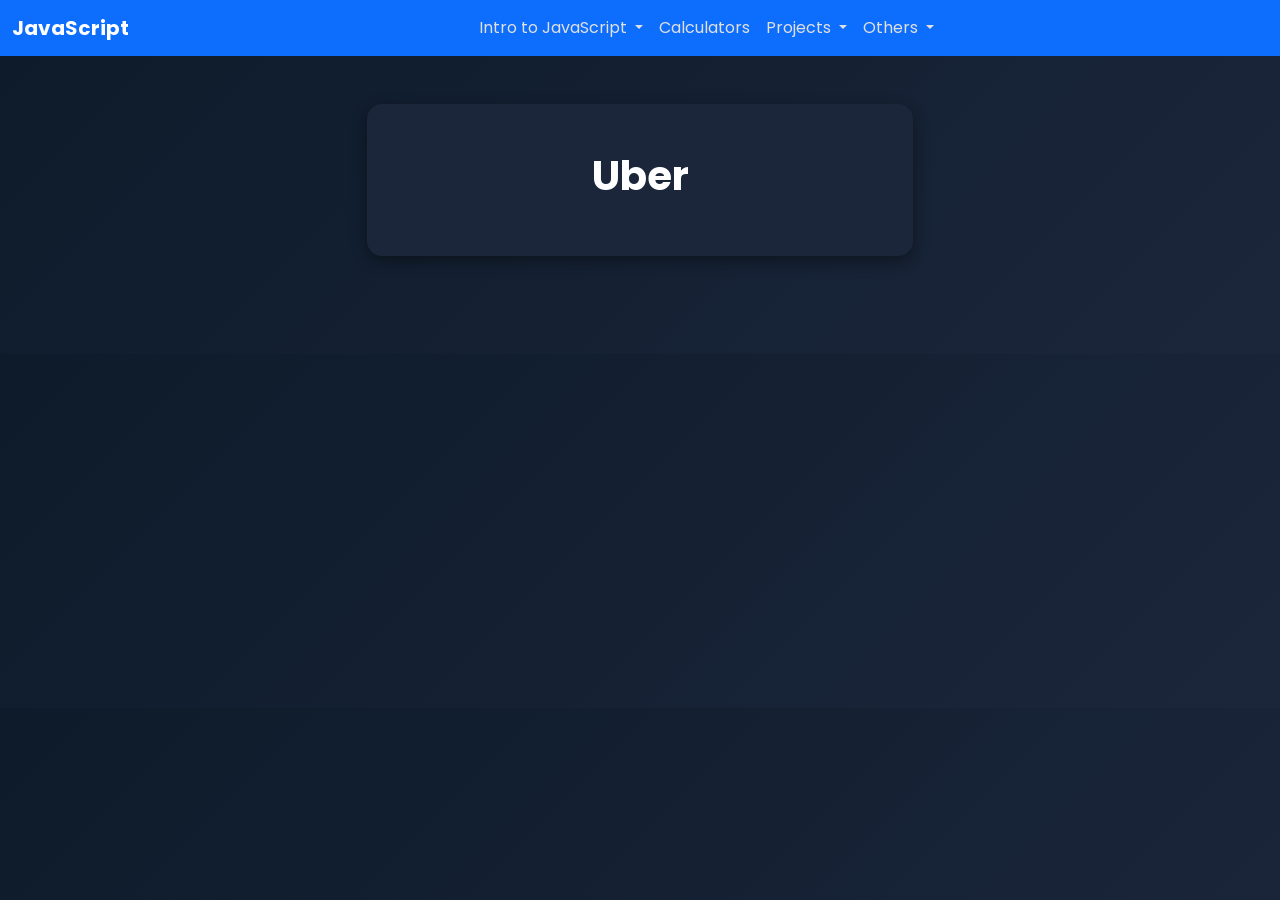
<file: uberA.html>
<!DOCTYPE html>
<html lang="en">

<head>
    <meta charset="UTF-8">
    <meta name="viewport" content="width=device-width, initial-scale=1.0">
    <title>Uber Ride App</title>
    <link href="https://cdn.jsdelivr.net/npm/bootstrap@5.3.8/dist/css/bootstrap.min.css" rel="stylesheet">
    <link href="https://fonts.googleapis.com/css2?family=Poppins:wght@300;400;600;700&display=swap" rel="stylesheet">
    <link rel="stylesheet" href="styles.css">
    <style>
        .screen {
            display: none
        }

        .screen.active {
            display: block
        }

        .timer {
            font-size: 2rem;
            font-weight: 700
        }
    </style>
</head>

<body>

     <nav class="navbar navbar-expand-lg navbar-dark">
        <div class="container-fluid">

            <a class="navbar-brand" href="index.html">JavaScript</a>

            <button class="navbar-toggler" type="button" data-bs-toggle="offcanvas" data-bs-target="#offcanvasNavbar">
                <span class="navbar-toggler-icon"></span>
            </button>

            <div class="offcanvas offcanvas-end text-bg-dark" id="offcanvasNavbar" tabindex="-1">
                <div class="offcanvas-header">
                    <h5 class="offcanvas-title">JavaScript Menu</h5>
                    <button type="button" class="btn-close btn-close-white" data-bs-dismiss="offcanvas"></button>
                </div>

                <div class="offcanvas-body">
                    <ul class="navbar-nav mx-auto">

                        <li class="nav-item dropdown">
                            <a class="nav-link dropdown-toggle" href="#" data-bs-toggle="dropdown">
                                Intro to JavaScript
                            </a>
                            <ul class="dropdown-menu dropdown-menu-dark">
                                <li><a class="dropdown-item" href="index.html">About Me</a></li>
                                <li><a class="dropdown-item" href="history.html">History</a></li>
                                <li><a class="dropdown-item" href="variables.html">Variables</a></li>
                            </ul>
                        </li>

                        <li class="nav-item">
                            <a class="nav-link" href="cals.html">Calculators</a>
                        </li>

                        <li class="nav-item dropdown">
                            <a class="nav-link dropdown-toggle" href="#" data-bs-toggle="dropdown">
                                Projects
                            </a>
                            <ul class="dropdown-menu dropdown-menu-dark">
                                <li><a class="dropdown-item" href="uberA.html">Uber App</a></li>
                                <li><a class="dropdown-item" href="hotelB.html">Hotel App</a></li>
                                <li><a class="dropdown-item" href="todo.html">Todo App</a></li>
                            </ul>
                        </li>

                        <li class="nav-item dropdown">
                            <a class="nav-link dropdown-toggle" href="#" data-bs-toggle="dropdown">
                                Others
                            </a>
                            <ul class="dropdown-menu dropdown-menu-dark">
                                <li><a class="dropdown-item" href="formVal.html">Form Validation</a></li>
                                <li><a class="dropdown-item" href="gmng.html">Guess My Number Game</a></li>
                                <li><a class="dropdown-item" href="gubtod.html">Greet User By Time of Day</a></li>
                            </ul>
                        </li>

                    </ul>
                </div>
            </div>

        </div>
    </nav>

    <div class="container py-5">
        <div class="row justify-content-center">
            <div class="col-12 col-sm-10 col-md-8 col-lg-6">

                <div class="card text-center p-5 screen active" id="screen1">
                    <h1 class="fw-bold" style="color: white;">Uber</h1>
                </div>

                <div class="card p-4 screen" id="screen2">
                    <h3 class="text-center mb-3">Book a Ride</h3>
                    <div class="mb-3">
                        <label class="form-label" style="color: white;">From</label>
                        <input type="text" class="form-control" id="fromInput">
                    </div>
                    <div class="mb-3">
                        <label class="form-label" style="color: white;">To</label>
                        <input type="text" class="form-control" id="toInput">
                    </div>
                    <button class="btn btn-warning w-100" id="bookButton">Book Ride →</button>
                </div>

                <div class="card p-4 text-center screen" id="screen3">
                    <p class="fs-5" style="color: white;">
                        You are requesting a ride from <strong id="showFrom"></strong>
                        to <strong id="showTo"></strong>
                    </p>
                    <div class="d-flex gap-3 justify-content-center">
                        <button class="btn btn-outline-danger" id="cancelButton1">Cancel</button>
                        <button class="btn btn-success" id="startButton">Start</button>
                    </div>
                </div>

                <div class="card p-4 text-center screen" id="screen4">
                    <h4 style="color: white;">Ride in progress</h4>
                    <div class="timer my-3" id="rideTimer" style="color: white;">00 : 00</div>
                    <p>From <span id="movingFrom"></span> to <span id="movingTo"></span></p>
                    <div class="d-flex gap-3 justify-content-center">
                        <button class="btn btn-warning" id="pauseButton">Pause</button>
                        <button class="btn btn-danger" id="stopButton">Stop</button>
                    </div>
                </div>

                <div class="card p-4 text-center screen" id="screen5">
                    <p class="fs-5" style="color: white;">Ride Paused. Continue?</p>
                    <div class="d-flex gap-3 justify-content-center">
                        <button class="btn btn-success" id="yesButton">Yes</button>
                        <button class="btn btn-danger" id="noButton">No</button>
                    </div>
                </div>

                <div class="card p-4 text-center screen" id="screen6">
                    <h4 style="color: white;">Trip Ended</h4>
                    <button class="btn btn-danger mt-3" id="generateButton">Generate Payment</button>
                </div>

                <div class="card p-4 screen" id="screen7">
                    <h4 class="text-center mb-3" style="color: white;">Receipt</h4>
                    <ul class="list-group mb-3">
                        <li class="list-group-item d-flex justify-content-between"><span>Base Fare</span><span
                                id="baseFare"></span></li>
                        <li class="list-group-item d-flex justify-content-between"><span>Time Fare</span><span
                                id="timeFare"></span></li>
                        <li class="list-group-item d-flex justify-content-between"><span>Initial Total</span><span
                                id="initialTotal"></span></li>
                        <li class="list-group-item d-flex justify-content-between"><span>Tax</span><span
                                id="tax"></span></li>
                        <li class="list-group-item d-flex justify-content-between fw-bold"><span>Total</span><span
                                id="totalAmount"></span></li>
                    </ul>
                    <button class="btn btn-success w-100" id="payButton">Make Payment</button>
                </div>

            </div>
        </div>
    </div>

    <script>
        let screen1 = document.getElementById('screen1')
        let screen2 = document.getElementById('screen2')
        let screen3 = document.getElementById('screen3')
        let screen4 = document.getElementById('screen4')
        let screen5 = document.getElementById('screen5')
        let screen6 = document.getElementById('screen6')
        let screen7 = document.getElementById('screen7')

        let fromLocation = '', toLocation = '', rideSeconds = 0, rideInterval, pausedTime = 0

        function showScreen(screen) {
            document.querySelectorAll('.screen').forEach(s => s.classList.remove('active'))
            screen.classList.add('active')
        }

        setTimeout(() => showScreen(screen2), 2000)

        document.getElementById('bookButton').onclick = () => {
            fromLocation = document.getElementById('fromInput').value
            toLocation = document.getElementById('toInput').value
            if (!fromLocation || !toLocation) return alert('Fill all fields')
            document.getElementById('showFrom').textContent = fromLocation
            document.getElementById('showTo').textContent = toLocation
            showScreen(screen3)
        }

        document.getElementById('cancelButton1').onclick = () => showScreen(screen2)

        document.getElementById('startButton').onclick = () => {
            document.getElementById('movingFrom').textContent = fromLocation
            document.getElementById('movingTo').textContent = toLocation
            showScreen(screen4)
            startRideTimer()
        }

        function startRideTimer() {
            rideSeconds = pausedTime
            rideInterval = setInterval(() => {
                rideSeconds++
                let m = Math.floor(rideSeconds / 60)
                let s = rideSeconds % 60
                document.getElementById('rideTimer').textContent = `${m} : ${s < 10 ? '0' + s : s}`
            }, 1000)
        }

        document.getElementById('pauseButton').onclick = () => {
            clearInterval(rideInterval)
            pausedTime = rideSeconds
            showScreen(screen5)
        }

        document.getElementById('yesButton').onclick = () => {
            showScreen(screen4)
            startRideTimer()
        }

        document.getElementById('noButton').onclick = () => {
            clearInterval(rideInterval)
            showScreen(screen6)
        }

        document.getElementById('stopButton').onclick = () => {
            clearInterval(rideInterval)
            showScreen(screen6)
        }

        document.getElementById('generateButton').onclick = () => {
            let baseFare = 2000
            let timeFare = Math.floor(rideSeconds / 60) * 100
            let initialTotal = baseFare + timeFare
            let tax = Math.floor(initialTotal * 0.1)
            let totalAmount = initialTotal + tax
            document.getElementById('baseFare').textContent = '₦' + baseFare
            document.getElementById('timeFare').textContent = '₦' + timeFare
            document.getElementById('initialTotal').textContent = '₦' + initialTotal
            document.getElementById('tax').textContent = '₦' + tax
            document.getElementById('totalAmount').textContent = '₦' + totalAmount
            showScreen(screen7)
        }

        document.getElementById('payButton').onclick = () => {
            alert('Payment Successful')
            document.getElementById('fromInput').value = ''
            document.getElementById('toInput').value = ''
            rideSeconds = 0
            pausedTime = 0
            showScreen(screen2)
        }
    </script>

    <script src="https://cdn.jsdelivr.net/npm/bootstrap@5.3.8/dist/js/bootstrap.bundle.min.js"></script>

</body>

</html>
</file>
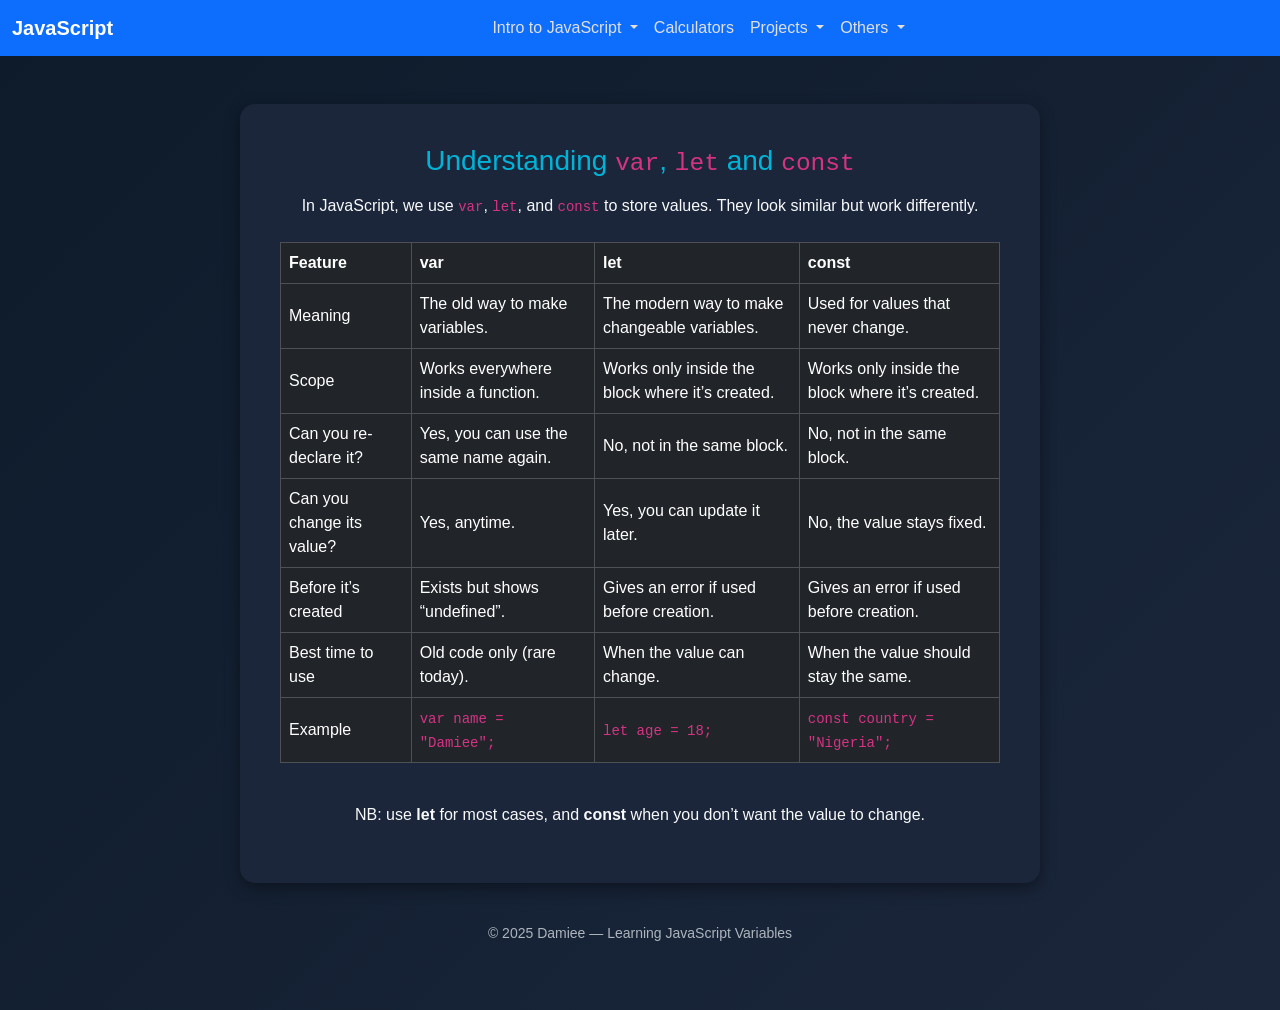
<file: variables.html>
<!doctype html>
<html lang="en">

<head>
    <meta charset="utf-8">
    <meta name="viewport" content="width=device-width, initial-scale=1">
    <title>JavaScript Variables</title>
    <link href="https://cdn.jsdelivr.net/npm/bootstrap@5.3.8/dist/css/bootstrap.min.css" rel="stylesheet">
    <link rel="stylesheet" href="styles.css">
</head>

<body>
     <nav class="navbar navbar-expand-lg navbar-dark">
        <div class="container-fluid">

            <a class="navbar-brand" href="index.html">JavaScript</a>

            <button class="navbar-toggler" type="button" data-bs-toggle="offcanvas" data-bs-target="#offcanvasNavbar">
                <span class="navbar-toggler-icon"></span>
            </button>

            <div class="offcanvas offcanvas-end text-bg-dark" id="offcanvasNavbar" tabindex="-1">
                <div class="offcanvas-header">
                    <h5 class="offcanvas-title">JavaScript Menu</h5>
                    <button type="button" class="btn-close btn-close-white" data-bs-dismiss="offcanvas"></button>
                </div>

                <div class="offcanvas-body">
                    <ul class="navbar-nav mx-auto">

                        <li class="nav-item dropdown">
                            <a class="nav-link dropdown-toggle" href="#" data-bs-toggle="dropdown">
                                Intro to JavaScript
                            </a>
                            <ul class="dropdown-menu dropdown-menu-dark">
                                <li><a class="dropdown-item" href="index.html">About Me</a></li>
                                <li><a class="dropdown-item" href="history.html">History</a></li>
                                <li><a class="dropdown-item" href="variables.html">Variables</a></li>
                            </ul>
                        </li>

                        <li class="nav-item">
                            <a class="nav-link" href="cals.html">Calculators</a>
                        </li>

                        <li class="nav-item dropdown">
                            <a class="nav-link dropdown-toggle" href="#" data-bs-toggle="dropdown">
                                Projects
                            </a>
                            <ul class="dropdown-menu dropdown-menu-dark">
                                <li><a class="dropdown-item" href="uberA.html">Uber App</a></li>
                                <li><a class="dropdown-item" href="hotelB.html">Hotel App</a></li>
                                <li><a class="dropdown-item" href="todo.html">Todo App</a></li>
                            </ul>
                        </li>

                        <li class="nav-item dropdown">
                            <a class="nav-link dropdown-toggle" href="#" data-bs-toggle="dropdown">
                                Others
                            </a>
                            <ul class="dropdown-menu dropdown-menu-dark">
                                <li><a class="dropdown-item" href="formVal.html">Form Validation</a></li>
                                <li><a class="dropdown-item" href="gmng.html">Guess My Number Game</a></li>
                                <li><a class="dropdown-item" href="gubtod.html">Greet User By Time of Day</a></li>
                            </ul>
                        </li>

                    </ul>
                </div>
            </div>

        </div>
    </nav>

    <div class="container mt-5">
        <div class="card mx-auto p-4" style="max-width: 800px;">
            <div class="card-body">
                <h3 class="text-center mb-3">Understanding <code>var</code>, <code>let</code> and <code>const</code>
                </h3>
                <p class="text-center text-light mb-4">
                    In JavaScript, we use <code>var</code>, <code>let</code>, and <code>const</code> to store values.
                    They look similar but work differently.
                </p>

                <div class="table-responsive">
                    <table class="table table-bordered table-dark align-middle">
                        <thead>
                            <tr>
                                <th>Feature</th>
                                <th>var</th>
                                <th>let</th>
                                <th>const</th>
                            </tr>
                        </thead>
                        <tbody>
                            <tr>
                                <td>Meaning</td>
                                <td>The old way to make variables.</td>
                                <td>The modern way to make changeable variables.</td>
                                <td>Used for values that never change.</td>
                            </tr>
                            <tr>
                                <td>Scope</td>
                                <td>Works everywhere inside a function.</td>
                                <td>Works only inside the block where it’s created.</td>
                                <td>Works only inside the block where it’s created.</td>
                            </tr>
                            <tr>
                                <td>Can you re-declare it?</td>
                                <td>Yes, you can use the same name again.</td>
                                <td>No, not in the same block.</td>
                                <td>No, not in the same block.</td>
                            </tr>
                            <tr>
                                <td>Can you change its value?</td>
                                <td>Yes, anytime.</td>
                                <td>Yes, you can update it later.</td>
                                <td>No, the value stays fixed.</td>
                            </tr>
                            <tr>
                                <td>Before it’s created</td>
                                <td>Exists but shows “undefined”.</td>
                                <td>Gives an error if used before creation.</td>
                                <td>Gives an error if used before creation.</td>
                            </tr>
                            <tr>
                                <td>Best time to use</td>
                                <td>Old code only (rare today).</td>
                                <td>When the value can change.</td>
                                <td>When the value should stay the same.</td>
                            </tr>
                            <tr>
                                <td>Example</td>
                                <td><code>var name = "Damiee";</code></td>
                                <td><code>let age = 18;</code></td>
                                <td><code>const country = "Nigeria";</code></td>
                            </tr>
                        </tbody>
                    </table>
                </div>

                <p class="mt-4 text-center text-light">
                    NB: use <strong>let</strong> for most cases, and <strong>const</strong> when you don’t want
                    the value to change.
                </p>
            </div>
        </div>
    </div>

    <footer>
        <p>© 2025 Damiee — Learning JavaScript Variables</p>
    </footer>

    <script src="https://cdn.jsdelivr.net/npm/bootstrap@5.3.8/dist/js/bootstrap.bundle.min.js"></script>
</body>

</html>
</file>
<file: styles.css>
body {
     background: linear-gradient(135deg, #0d1b2a, #1b263b);
     color: #f8f9fa;
     font-family: "Poppins", sans-serif;
     padding-bottom: 50px;
 }

 .navbar {
     background-color: #0d6efd;
 }

 .navbar-brand {
     font-weight: bold;
     color: white;
 }

 .nav-link {
     color: #e0e0e0;
     transition: all 0.3s;
 }

 .nav-link:hover {
     color: #00ffff;
     transform: scale(1.05);
 }

 .card {
     background-color: #1b263b;
     border: none;
     border-radius: 15px;
     box-shadow: 0 5px 15px rgba(0, 0, 0, 0.4);
 }

 .card h3 {
     color: #00b4d8;
 }

 .btn-primary {
     background-color: #00b4d8;
     border: none;
 }

 .btn-primary:hover {
     background-color: #0096c7;
 }

 footer {
     text-align: center;
     color: #adb5bd;
     margin-top: 40px;
     font-size: 14px;
 }
</file>
